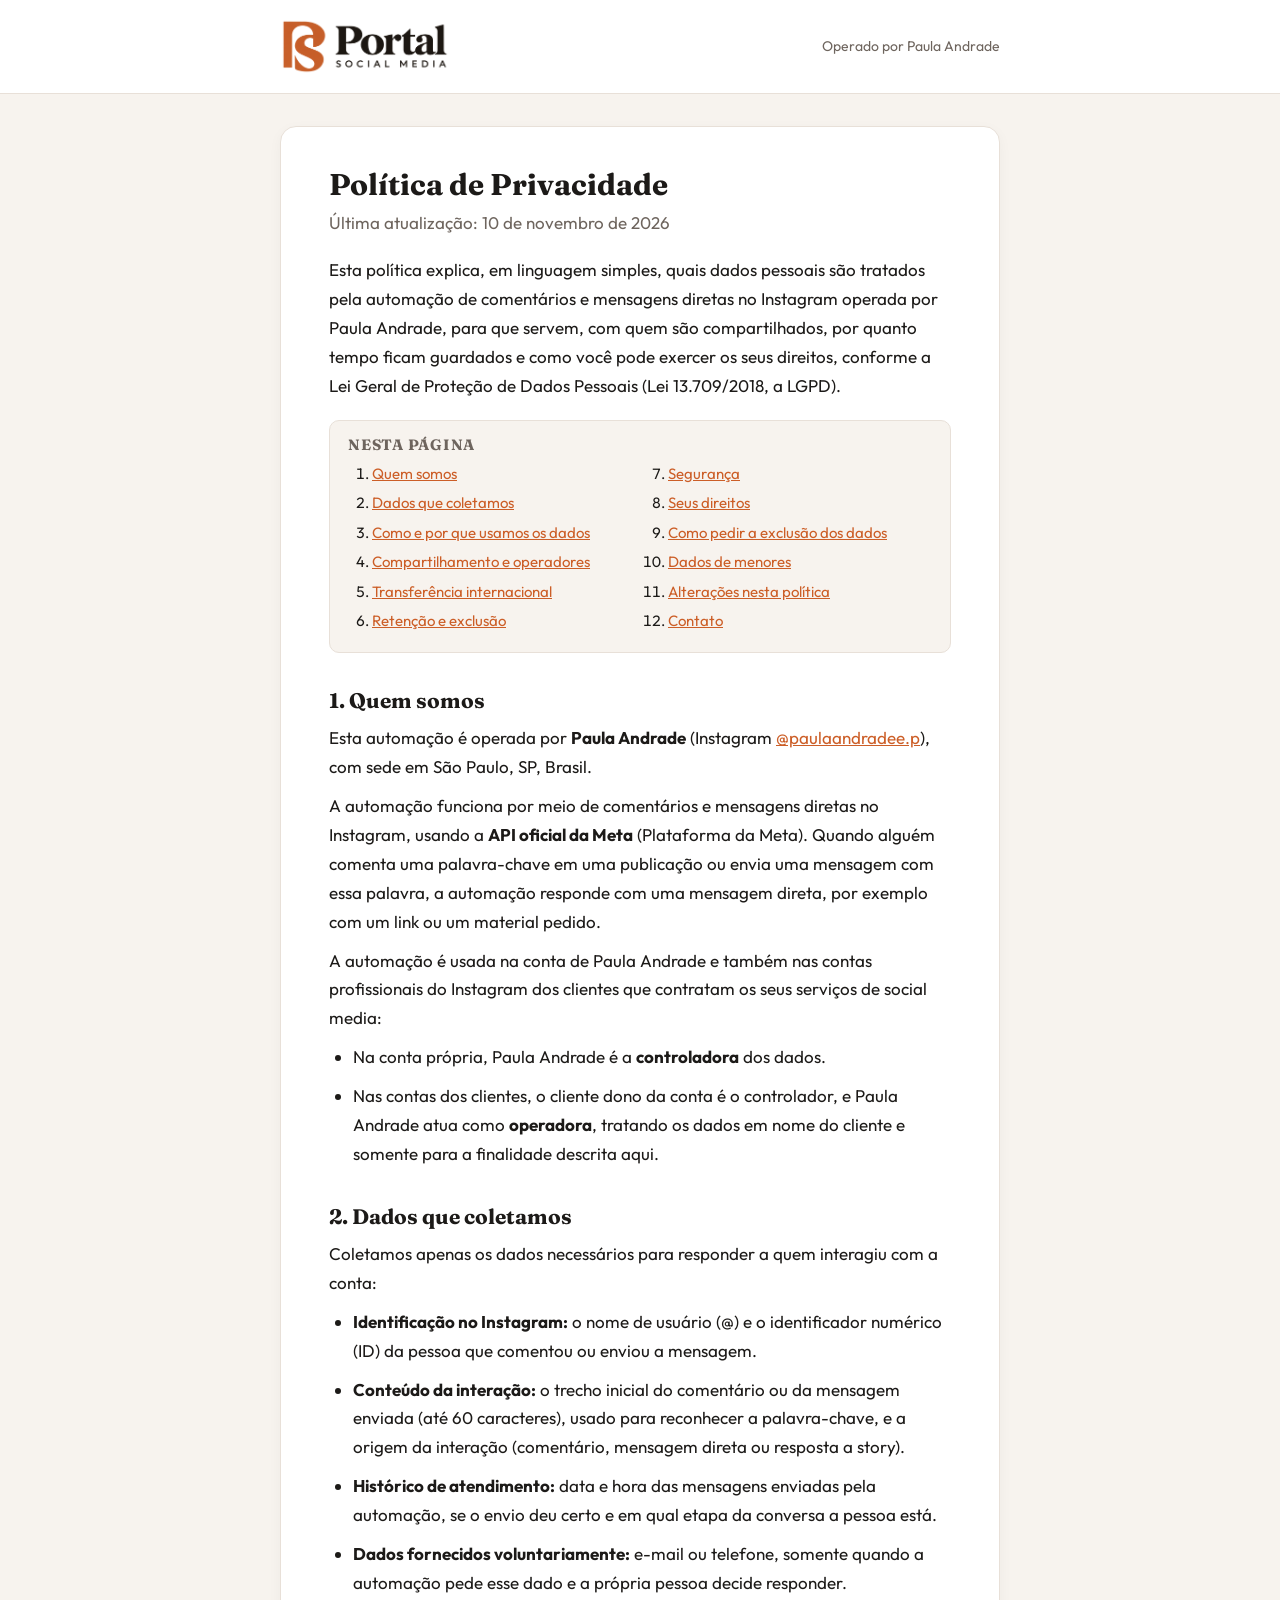
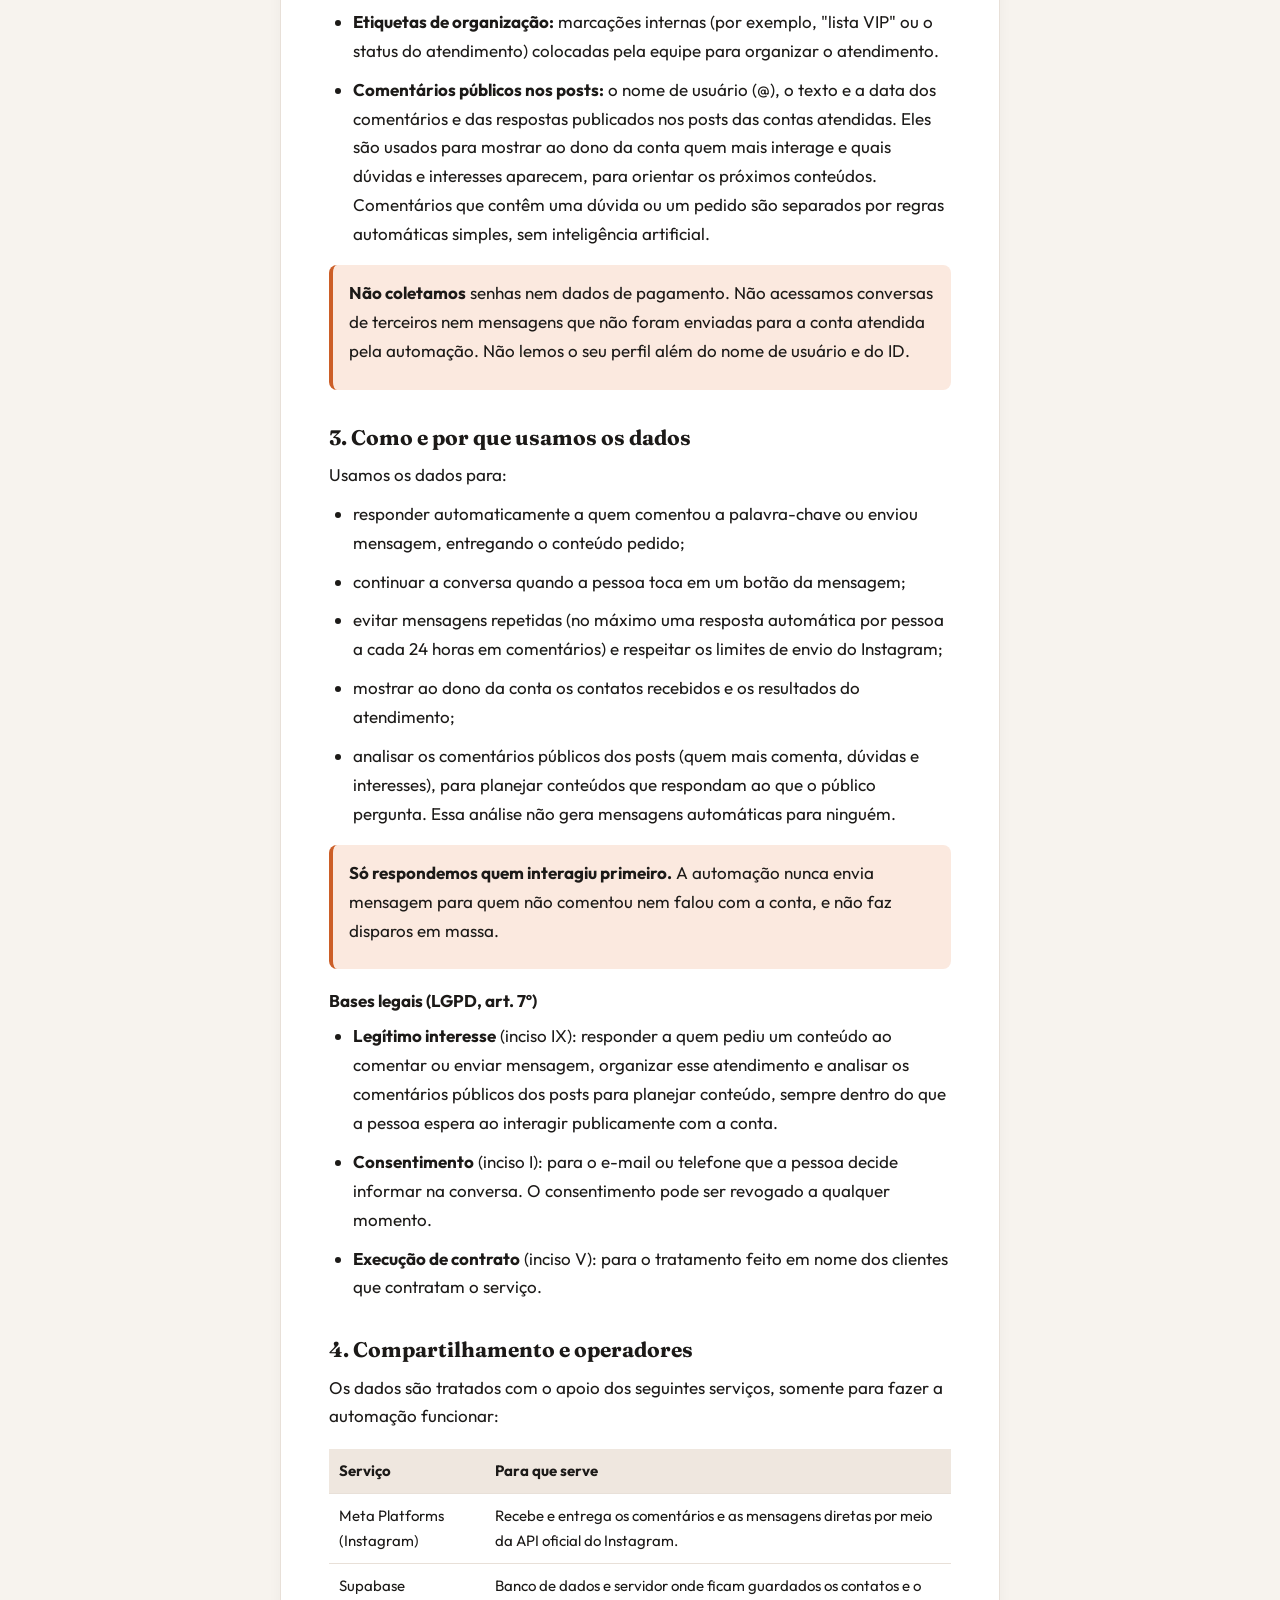
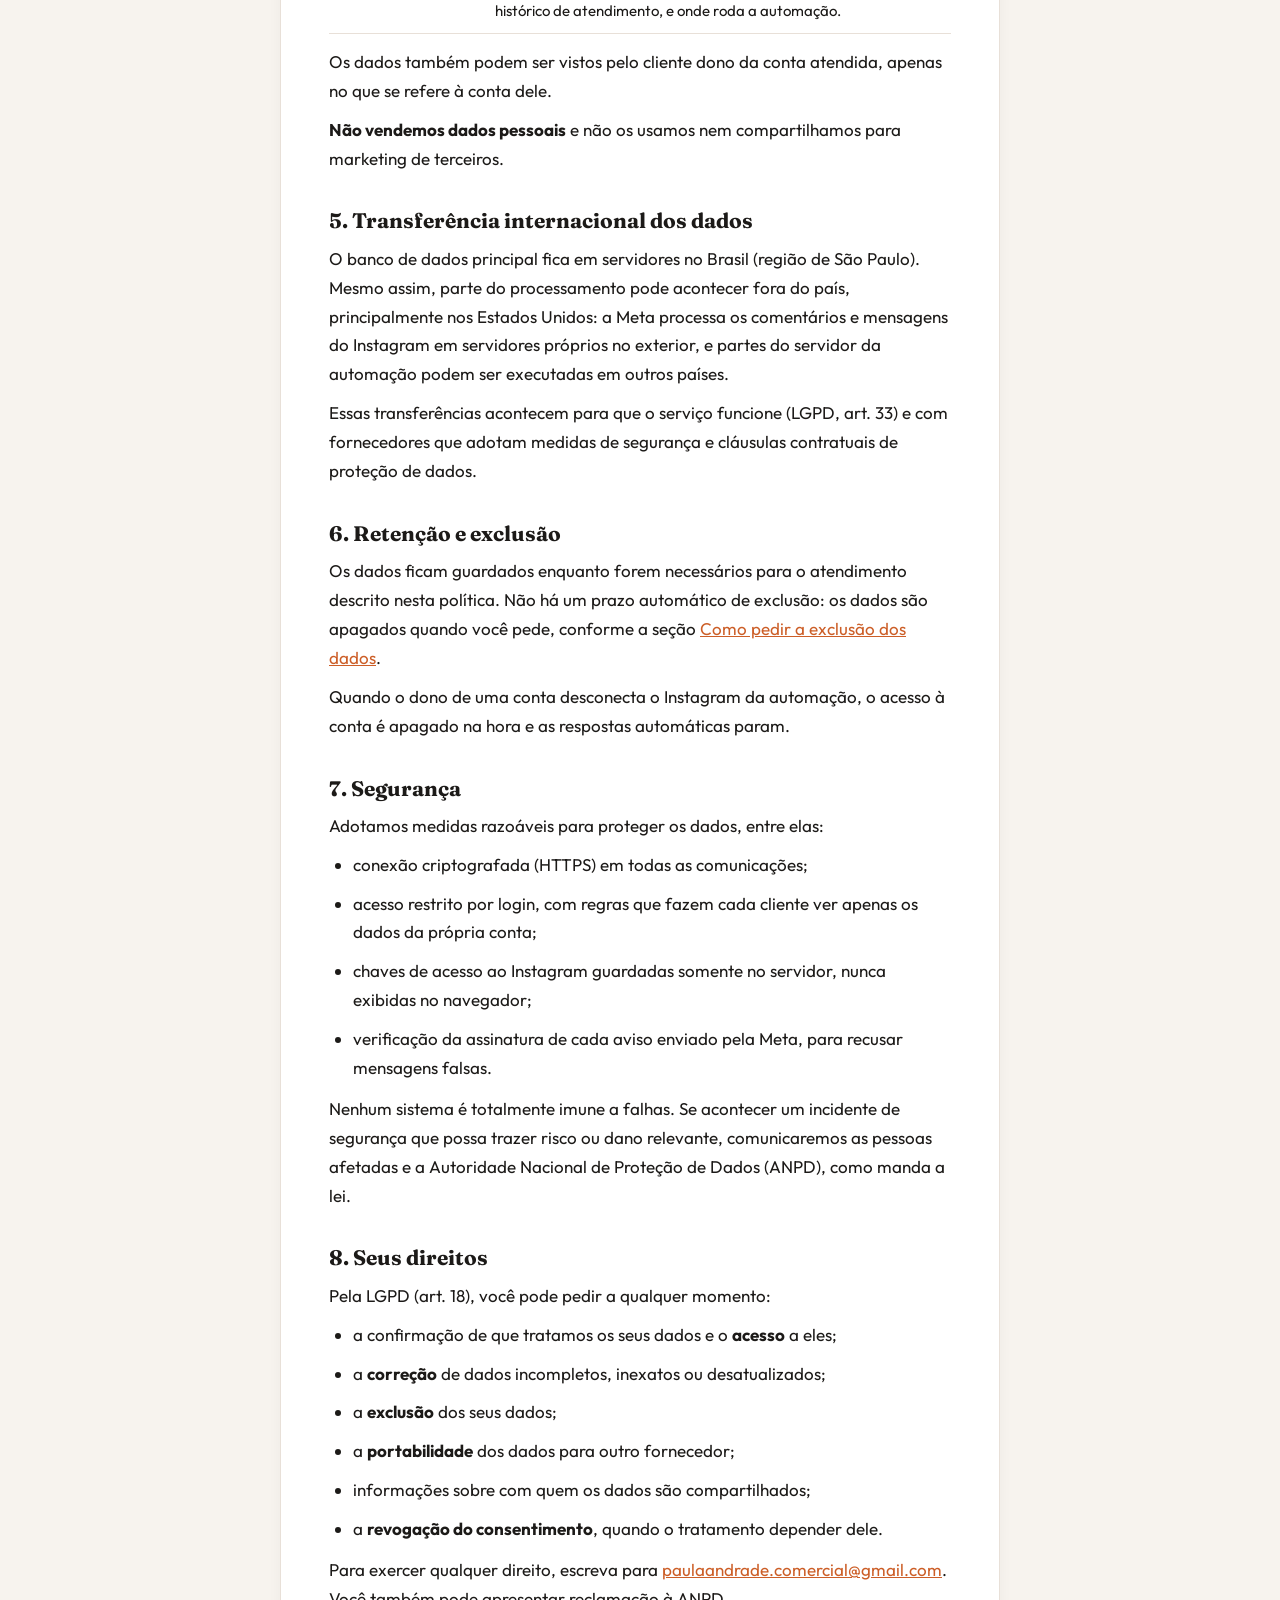
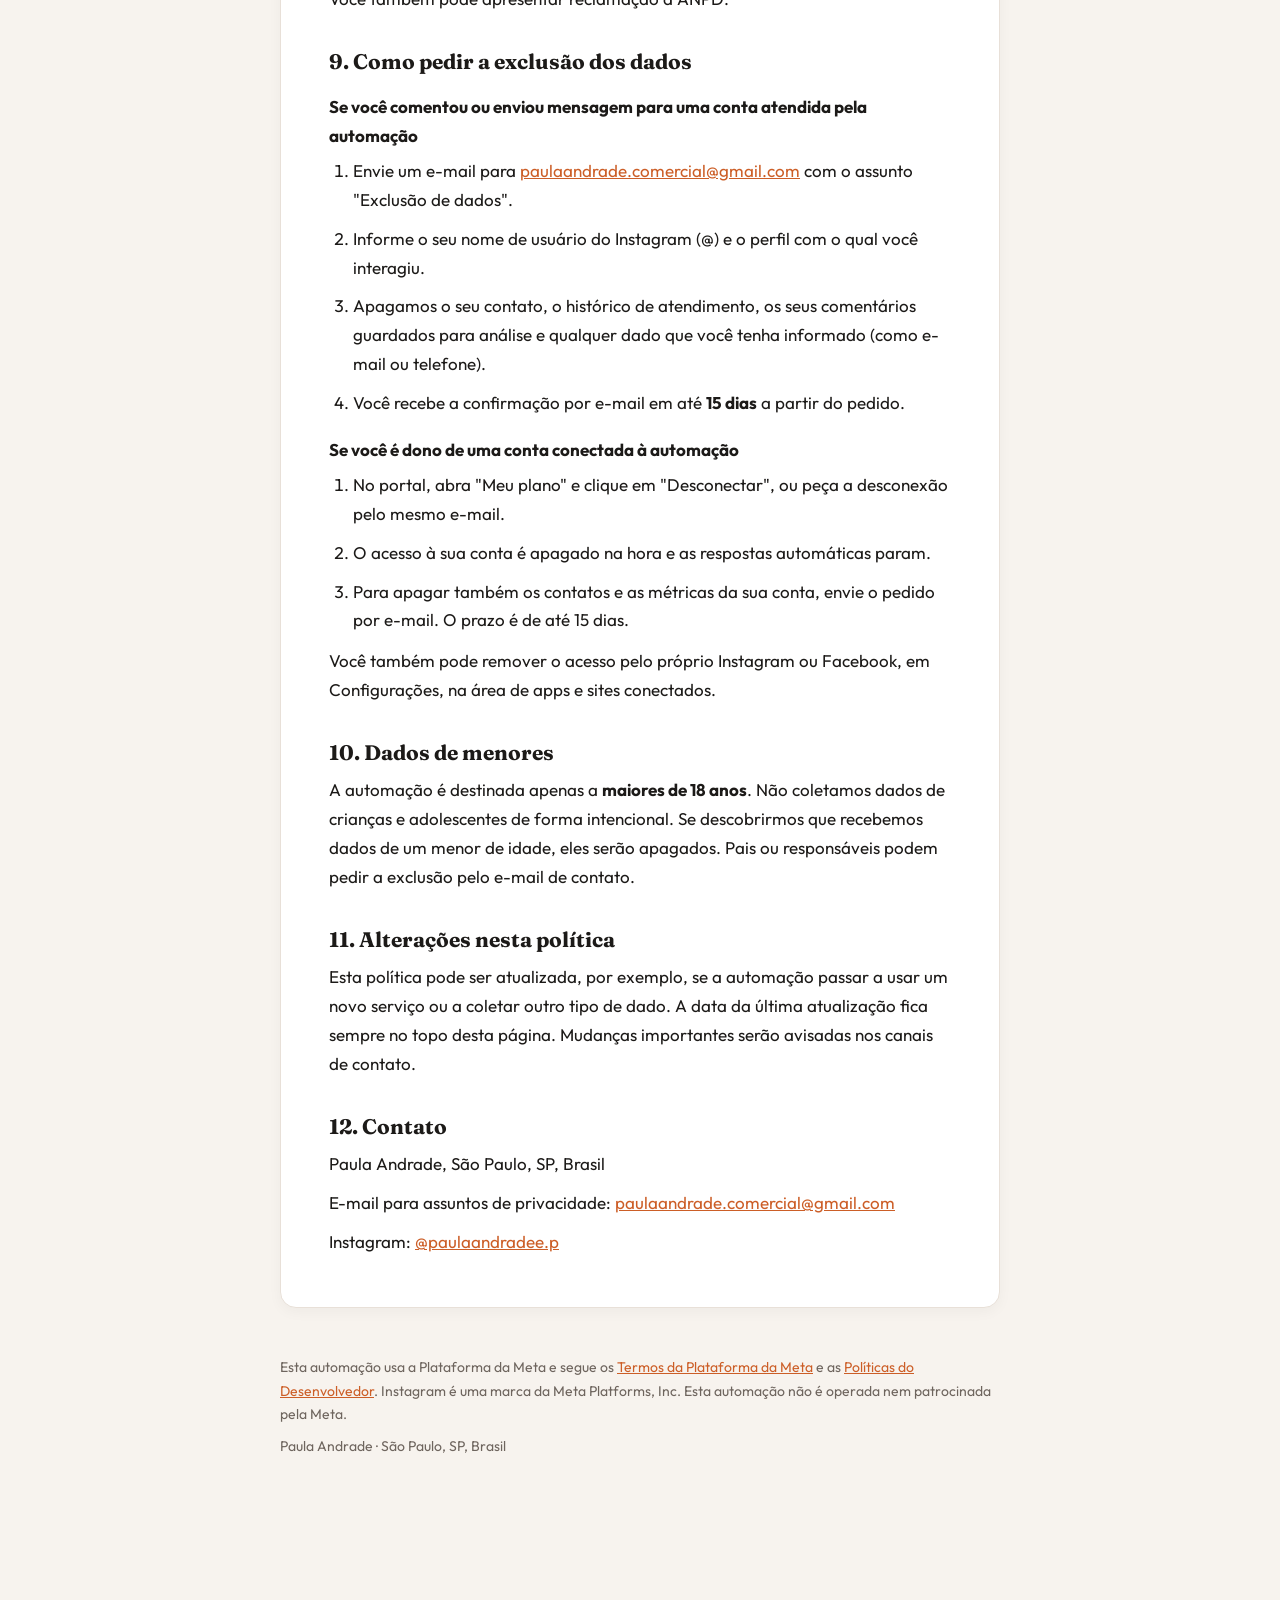
<file: exclusao-de-dados.html>
<!doctype html>
<html lang="pt-BR">
<head>
<meta charset="utf-8">
<meta name="viewport" content="width=device-width, initial-scale=1">
<title>Exclusão de dados | Paula Andrade</title>
<meta name="description" content="Como pedir a exclusão dos seus dados da automação de Instagram operada por Paula Andrade.">
<!-- As instruções ficam na política de privacidade, na seção #exclusao-de-dados -->
<meta http-equiv="refresh" content="0; url=./privacidade.html#exclusao-de-dados">
<link rel="canonical" href="https://portalsm.github.io/social-media/privacidade.html#exclusao-de-dados">
<link rel="icon" href="./img/icone-32.png" type="image/png">
<link rel="preconnect" href="https://fonts.googleapis.com">
<link rel="preconnect" href="https://fonts.gstatic.com" crossorigin>
<link rel="stylesheet" href="https://fonts.googleapis.com/css2?family=Fraunces:opsz,wght@9..144,600;9..144,700&family=Outfit:wght@400;500;600;700&display=swap">
<style> body { font: 17px/1.6 "Outfit", system-ui, -apple-system, "Segoe UI", Roboto, Arial, sans-serif; color: #1C1A18; background: #F7F3EE; max-width: 640px; margin: 0 auto; padding: 40px 20px; } a { color: #CC5E27; } h1 { font-family: "Fraunces", Georgia, serif; } img { width: 170px; height: auto; display: block; margin-bottom: 24px; } </style>
</head>
<body>
<img src="./img/logo-portal.png" alt="Portal Social Media">
<h1>Exclusão de dados</h1>
<p>As instruções para pedir a exclusão dos seus dados estão na
<a href="./privacidade.html#exclusao-de-dados">Política de Privacidade, seção "Como pedir a exclusão dos dados"</a>.</p>
<p>Resumo: envie um e-mail para <a href="mailto:paulaandrade.comercial@gmail.com?subject=Exclus%C3%A3o%20de%20dados">paulaandrade.comercial@gmail.com</a>
com o assunto "Exclusão de dados" e o seu @ do Instagram. O pedido é atendido em até 15 dias.</p>
</body>
</html>
</file>
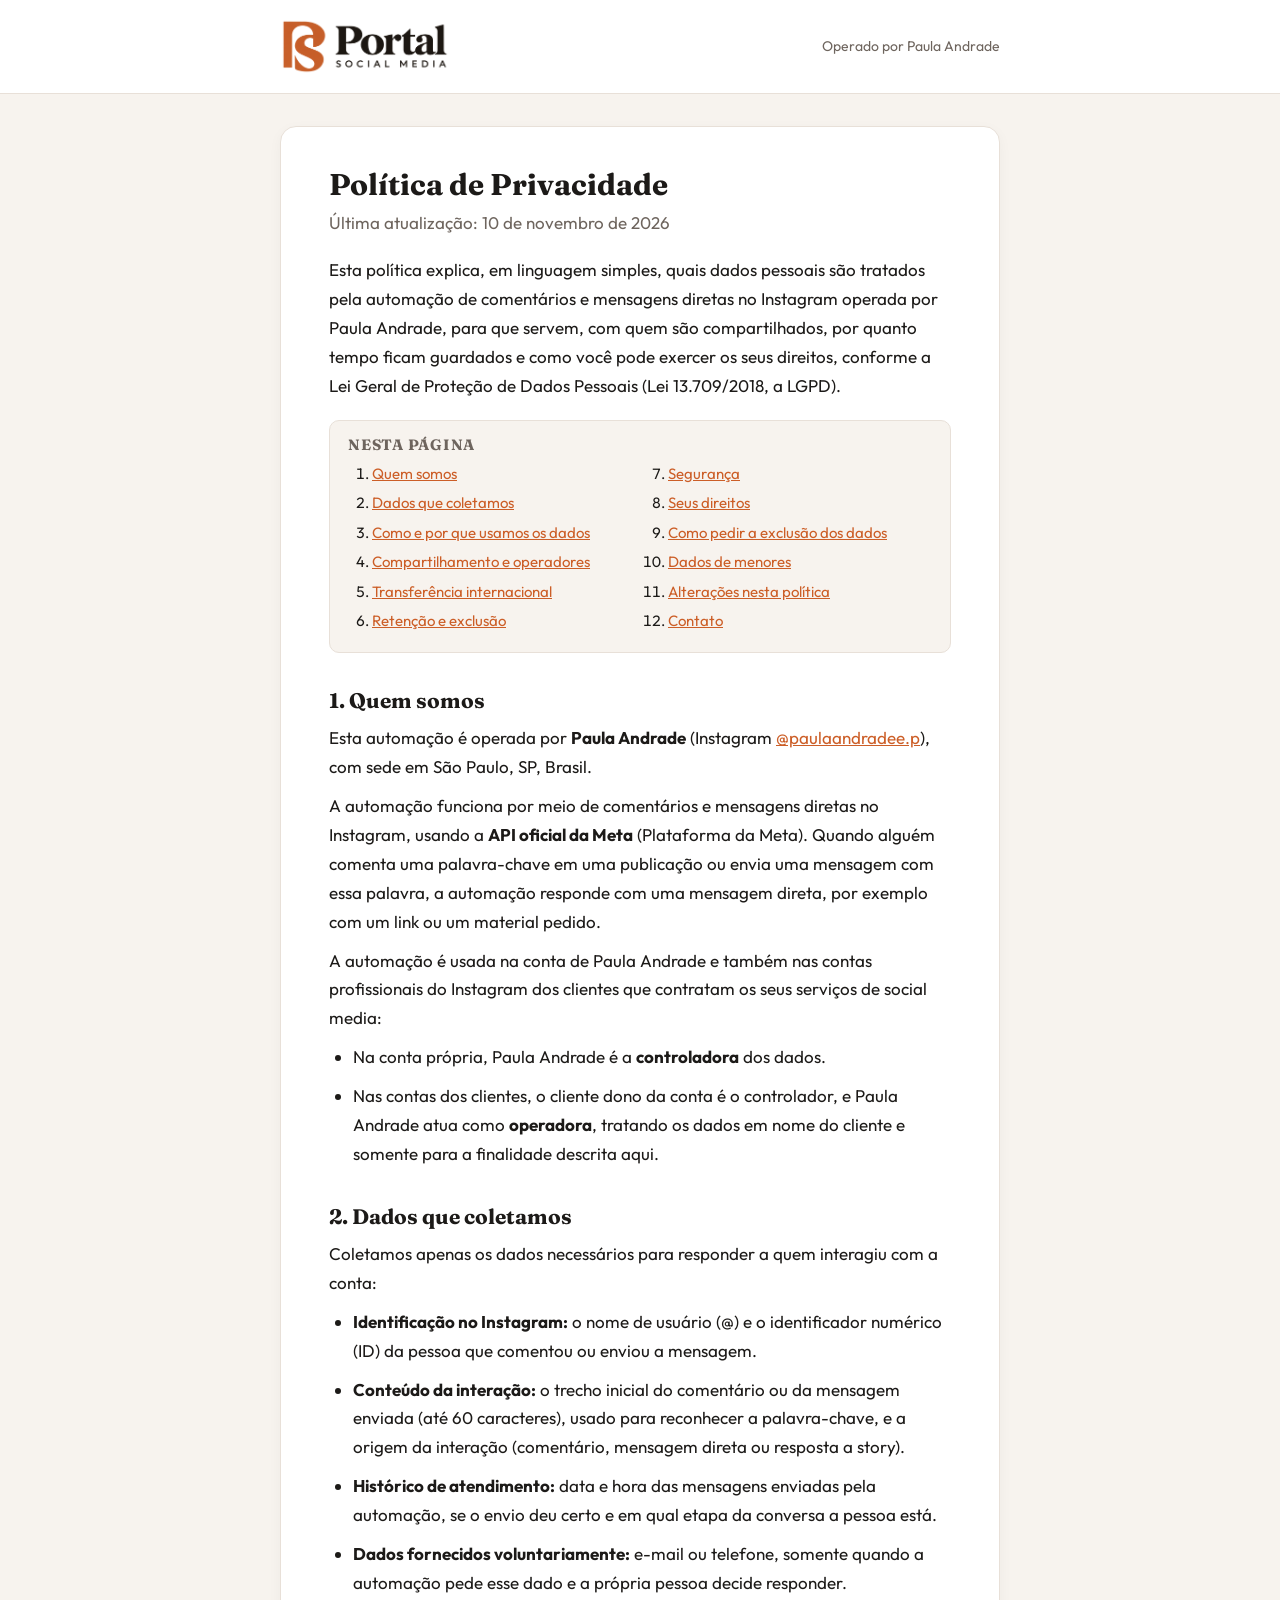
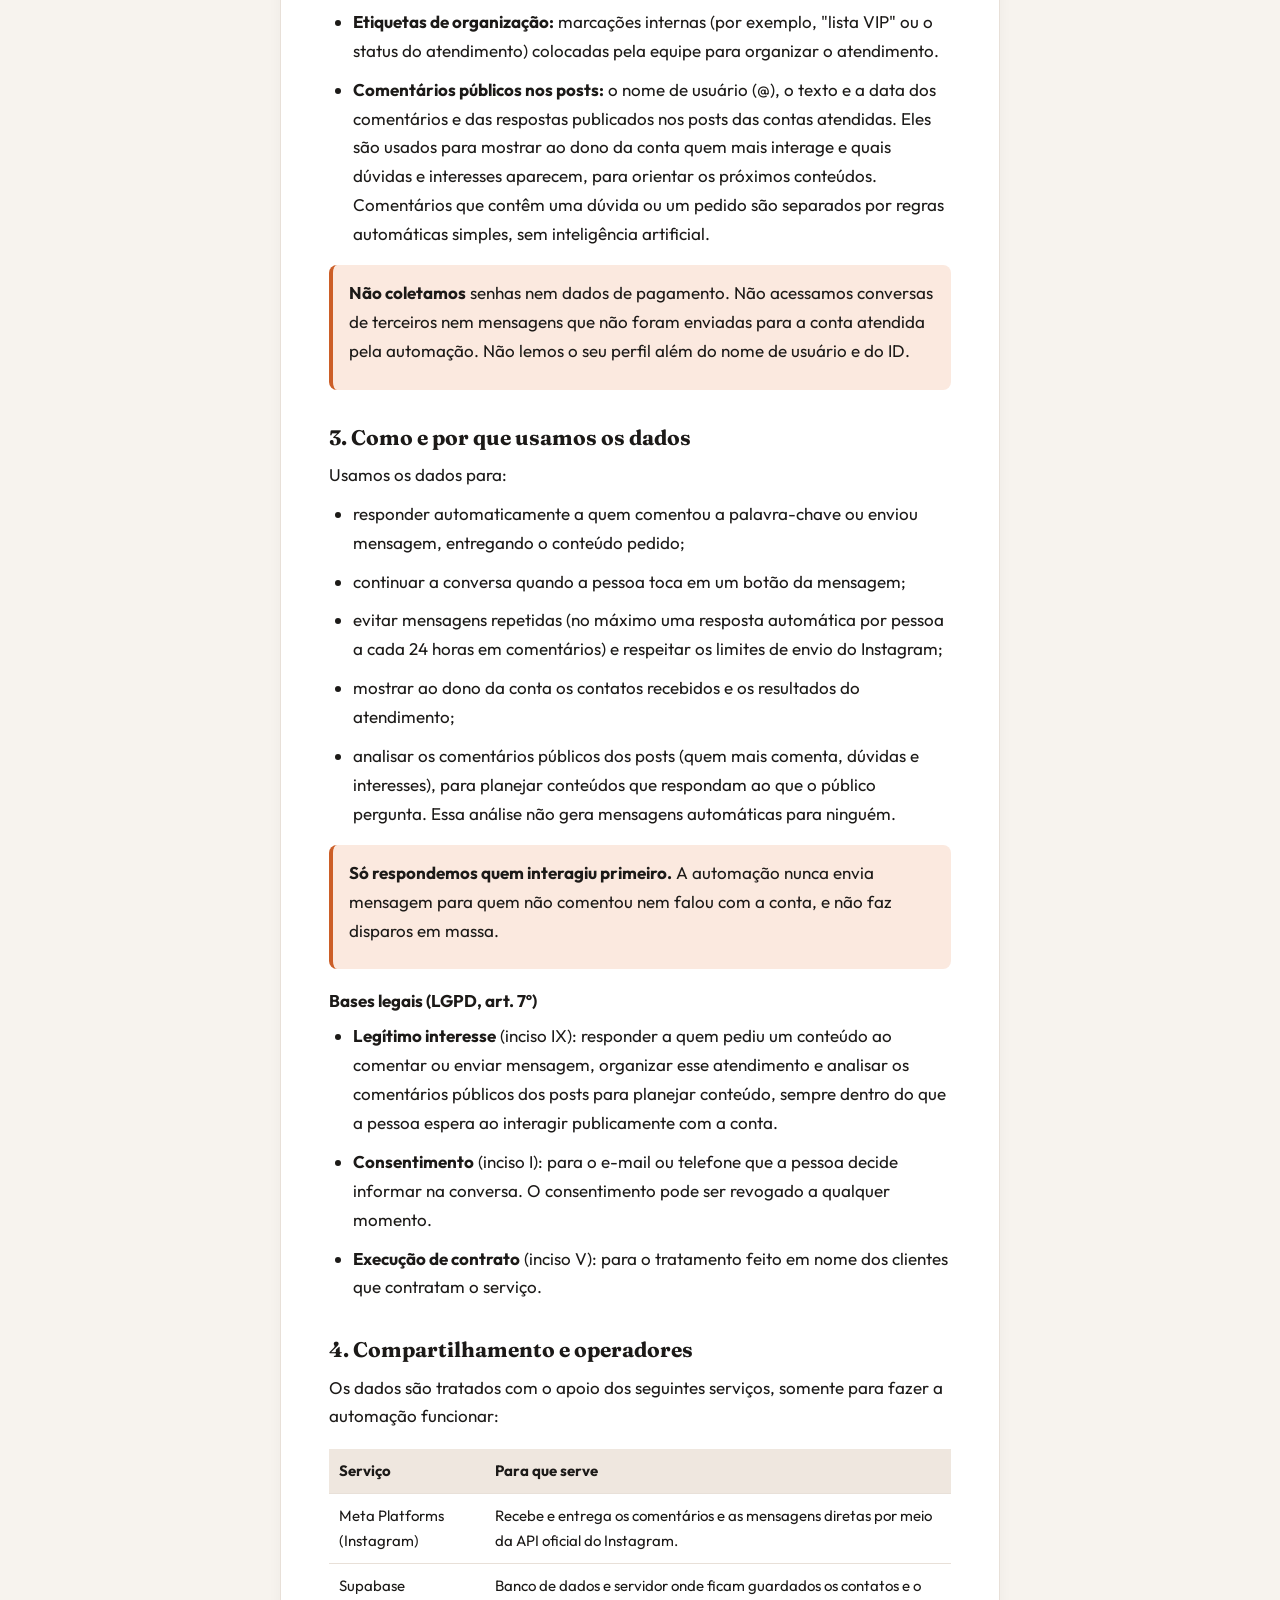
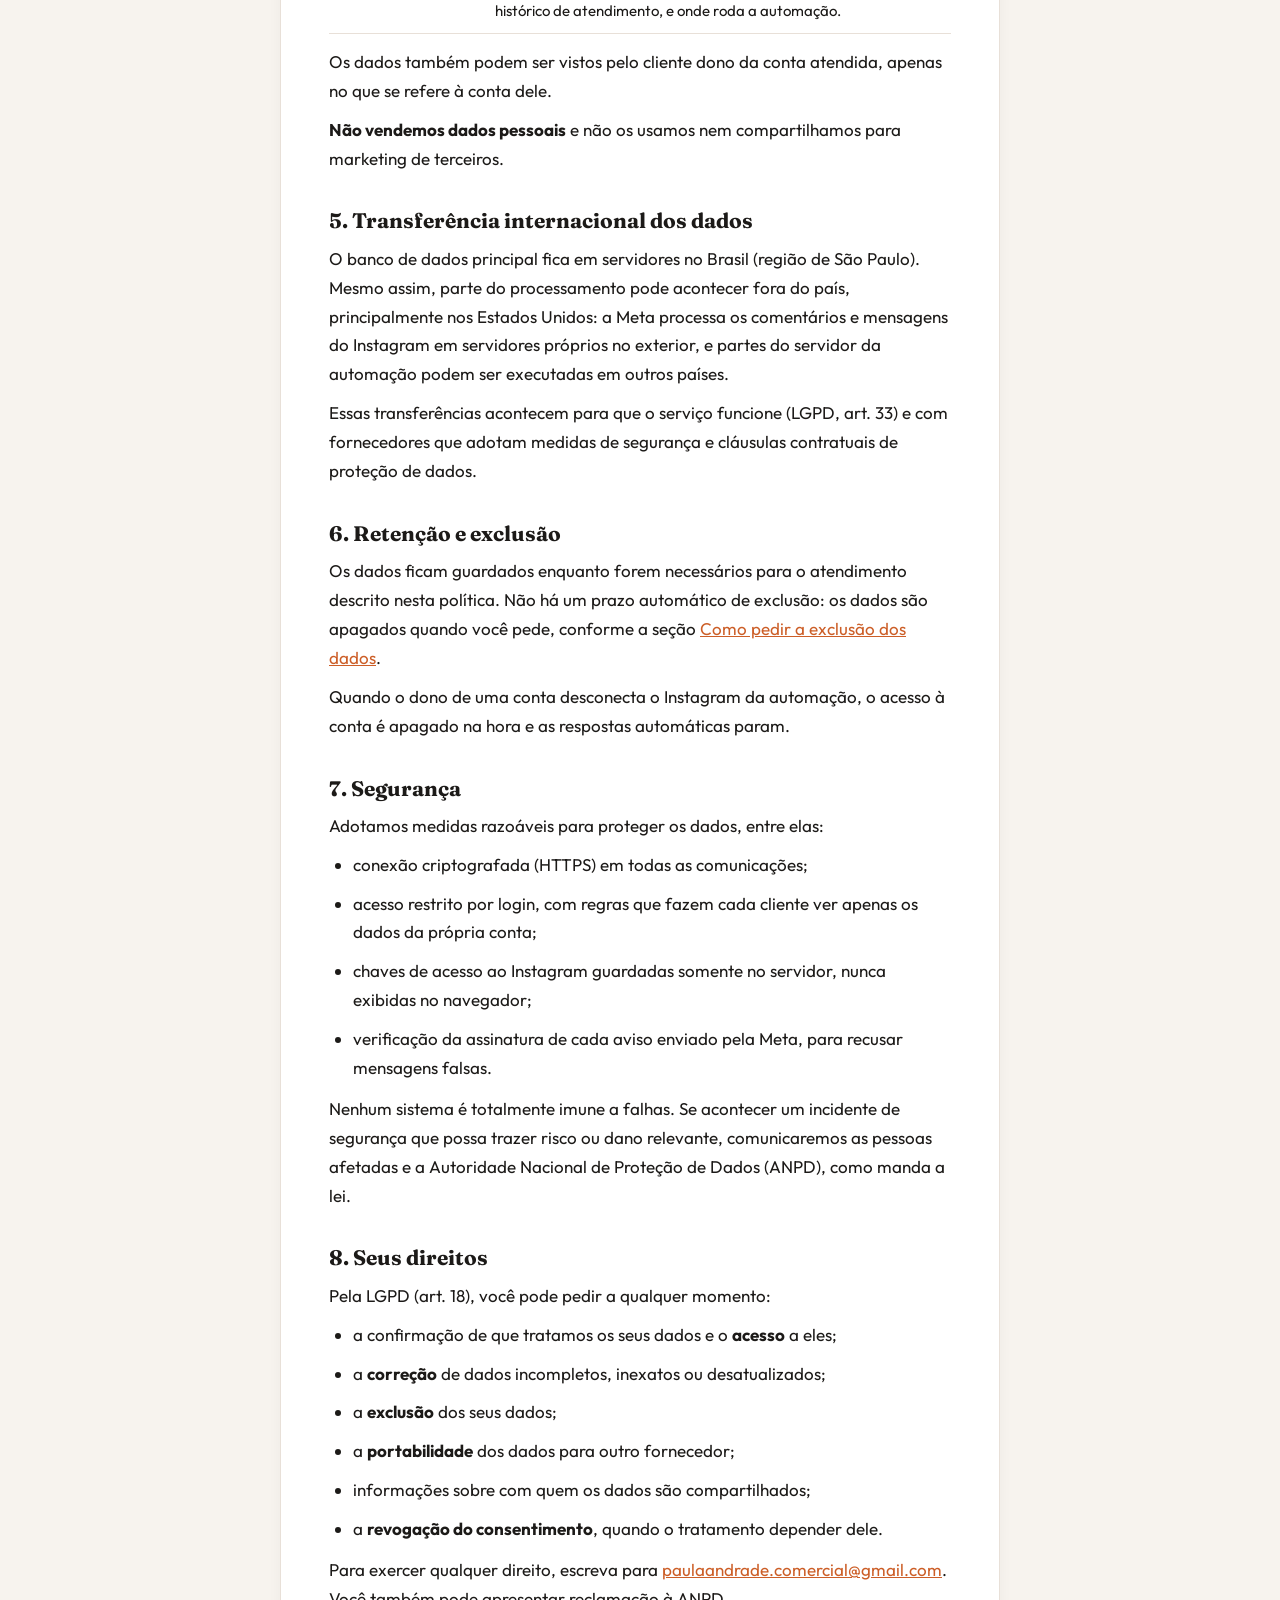
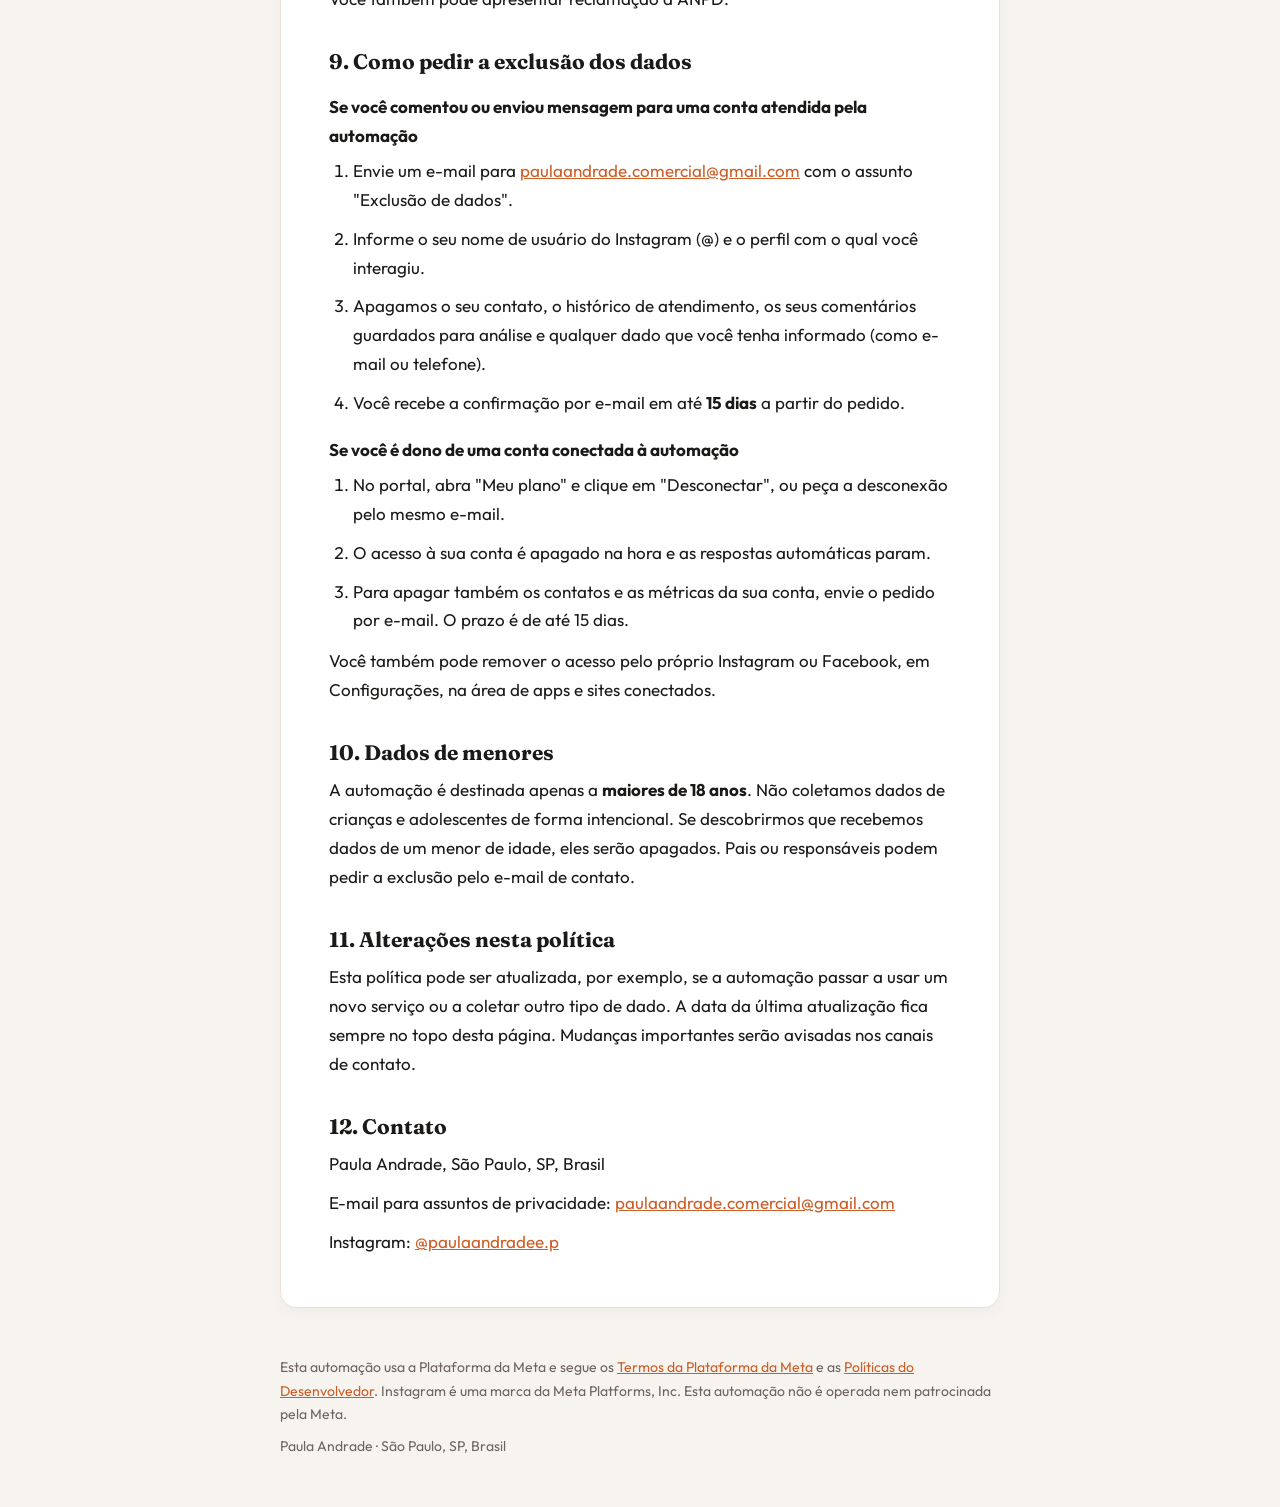
<file: privacidade.html>
<!doctype html>
<html lang="pt-BR">
<head>
<meta charset="utf-8">
<meta name="viewport" content="width=device-width, initial-scale=1">
<title>Política de Privacidade | Paula Andrade</title>
<meta name="description" content="Política de privacidade da automação de comentários e mensagens diretas no Instagram operada por Paula Andrade (@paulaandradee.p), conforme a LGPD.">
<meta name="robots" content="index, follow">
<link rel="icon" href="./img/icone-32.png" type="image/png">
<link rel="preconnect" href="https://fonts.googleapis.com">
<link rel="preconnect" href="https://fonts.gstatic.com" crossorigin>
<link rel="stylesheet" href="https://fonts.googleapis.com/css2?family=Fraunces:opsz,wght@9..144,600;9..144,700&family=Outfit:wght@400;500;600;700&display=swap">

<style>
  /* Mesmas cores e fonte do portal */
  :root { --fundo: #FFFFFF; --fundo2: #F7F3EE; --superficie: #EFE7DF; --texto: #1C1A18; --suave: #6E655E; --borda: #E8E0D8; --destaque: #CC5E27; --destaque-suave: #FBE9DF; }
  * { box-sizing: border-box; }
  html { scroll-behavior: smooth; }
  body { margin: 0; background: var(--fundo2); color: var(--texto); font: 17px/1.7 "Outfit", "DM Sans", system-ui, -apple-system, "Segoe UI", Roboto, Arial, sans-serif; }
  a { color: var(--destaque); }
  a:focus-visible { outline: 3px solid var(--destaque); outline-offset: 2px; border-radius: 3px; }
  .pular { position: absolute; left: -9999px; }
  .pular:focus { left: 16px; top: 16px; background: #fff; padding: 8px 12px; z-index: 10; }
  header.topo { background: var(--fundo); border-bottom: 1px solid var(--borda); }
  header.topo .caixa { display: flex; align-items: center; gap: 12px; padding-top: 18px; padding-bottom: 18px; }
  .logo-topo { width: 170px; height: auto; display: block; }
  .operado { margin-left: auto; color: var(--suave); font-size: 14px; }
  h1, h2 { font-family: "Fraunces", Georgia, serif; font-weight: 700; }
  .caixa { max-width: 760px; margin: 0 auto; padding-left: 20px; padding-right: 20px; }
  main { padding-top: 32px; padding-bottom: 48px; }
  article { background: var(--fundo); border: 1px solid var(--borda); border-radius: 16px; padding: 28px 22px; box-shadow: 0 4px 14px rgba(28, 26, 24, .04); }
  @media (min-width: 720px) { article { padding: 40px 48px; } }
  h1 { font-size: 30px; line-height: 1.2; margin: 0 0 6px; }
  h2 { font-size: 21px; line-height: 1.3; margin: 34px 0 10px; scroll-margin-top: 16px; }
  h3 { font-size: 17px; margin: 18px 0 6px; }
  p, li { margin: 0 0 10px; }
  ul, ol { padding-left: 24px; margin: 0 0 12px; }
  .data { color: var(--suave); margin-bottom: 18px; }
  .destaque-caixa { background: var(--destaque-suave); border-left: 4px solid var(--destaque); border-radius: 8px; padding: 14px 16px; margin: 16px 0; }
  nav.indice { background: var(--fundo2); border: 1px solid var(--borda); border-radius: 10px; padding: 14px 18px; margin: 20px 0 8px; }
  nav.indice h2 { font-size: 15px; margin: 0 0 6px; text-transform: uppercase; letter-spacing: .05em; color: var(--suave); }
  nav.indice ol { margin: 0; columns: 1; }
  @media (min-width: 640px) { nav.indice ol { columns: 2; column-gap: 32px; } }
  nav.indice li { margin: 0 0 4px; break-inside: avoid; font-size: 15px; }
  table { width: 100%; border-collapse: collapse; margin: 8px 0 14px; font-size: 15px; }
  th, td { text-align: left; vertical-align: top; padding: 9px 10px; border-bottom: 1px solid var(--borda); }
  th { background: var(--superficie); }
  .tabela { overflow-x: auto; }
  footer { color: var(--suave); font-size: 14px; padding-bottom: 40px; }
  footer p { margin: 0 0 8px; }
</style>
</head>
<body>
<a class="pular" href="#conteudo">Pular para o conteúdo</a>
<header class="topo"><div class="caixa"><img class="logo-topo" src="./img/logo-portal.png" alt="Portal Social Media"><span class="operado">Operado por Paula Andrade</span></div></header>

<main id="conteudo" class="caixa">
<article>
  <h1>Política de Privacidade</h1>
  <p class="data">Última atualização: <time datetime="2026-11-10">10 de novembro de 2026</time></p>

  <p>Esta política explica, em linguagem simples, quais dados pessoais são tratados pela automação de comentários e
  mensagens diretas no Instagram operada por Paula Andrade, para que servem, com quem são compartilhados, por quanto
  tempo ficam guardados e como você pode exercer os seus direitos, conforme a Lei Geral de Proteção de Dados Pessoais
  (Lei 13.709/2018, a LGPD).</p>

  <nav class="indice" aria-labelledby="titulo-indice">
    <h2 id="titulo-indice">Nesta página</h2>
    <ol>
      <li><a href="#quem-somos">Quem somos</a></li>
      <li><a href="#dados-coletados">Dados que coletamos</a></li>
      <li><a href="#uso-dos-dados">Como e por que usamos os dados</a></li>
      <li><a href="#compartilhamento">Compartilhamento e operadores</a></li>
      <li><a href="#transferencia-internacional">Transferência internacional</a></li>
      <li><a href="#retencao">Retenção e exclusão</a></li>
      <li><a href="#seguranca">Segurança</a></li>
      <li><a href="#direitos">Seus direitos</a></li>
      <li><a href="#exclusao-de-dados">Como pedir a exclusão dos dados</a></li>
      <li><a href="#menores">Dados de menores</a></li>
      <li><a href="#alteracoes">Alterações nesta política</a></li>
      <li><a href="#contato">Contato</a></li>
    </ol>
  </nav>

  <section aria-labelledby="quem-somos">
    <h2 id="quem-somos">1. Quem somos</h2>
    <p>Esta automação é operada por <strong>Paula Andrade</strong> (Instagram
    <a href="https://www.instagram.com/paulaandradee.p/" rel="noopener">@paulaandradee.p</a>), com sede em São Paulo, SP, Brasil.</p>
    <p>A automação funciona por meio de comentários e mensagens diretas no Instagram, usando a
    <strong>API oficial da Meta</strong> (Plataforma da Meta). Quando alguém comenta uma palavra-chave em uma publicação ou
    envia uma mensagem com essa palavra, a automação responde com uma mensagem direta, por exemplo com um link ou um material
    pedido.</p>
    <p>A automação é usada na conta de Paula Andrade e também nas contas profissionais do Instagram dos clientes que contratam
    os seus serviços de social media:</p>
    <ul>
      <li>Na conta própria, Paula Andrade é a <strong>controladora</strong> dos dados.</li>
      <li>Nas contas dos clientes, o cliente dono da conta é o controlador, e Paula Andrade atua como <strong>operadora</strong>,
      tratando os dados em nome do cliente e somente para a finalidade descrita aqui.</li>
    </ul>
  </section>

  <section aria-labelledby="dados-coletados">
    <h2 id="dados-coletados">2. Dados que coletamos</h2>
    <p>Coletamos apenas os dados necessários para responder a quem interagiu com a conta:</p>
    <ul>
      <li><strong>Identificação no Instagram:</strong> o nome de usuário (@) e o identificador numérico (ID) da pessoa que
      comentou ou enviou a mensagem.</li>
      <li><strong>Conteúdo da interação:</strong> o trecho inicial do comentário ou da mensagem enviada (até 60 caracteres), usado
      para reconhecer a palavra-chave, e a origem da interação (comentário, mensagem direta ou resposta a story).</li>
      <li><strong>Histórico de atendimento:</strong> data e hora das mensagens enviadas pela automação, se o envio deu certo e em
      qual etapa da conversa a pessoa está.</li>
      <li><strong>Dados fornecidos voluntariamente:</strong> e-mail ou telefone, somente quando a automação pede esse dado e a
      própria pessoa decide responder.</li>
      <li><strong>Etiquetas de organização:</strong> marcações internas (por exemplo, "lista VIP" ou o status do atendimento)
      colocadas pela equipe para organizar o atendimento.</li>
      <li><strong>Comentários públicos nos posts:</strong> o nome de usuário (@), o texto e a data dos comentários e das respostas
      publicados nos posts das contas atendidas. Eles são usados para mostrar ao dono da conta quem mais interage e quais
      dúvidas e interesses aparecem, para orientar os próximos conteúdos. Comentários que contêm uma dúvida ou um pedido são
      separados por regras automáticas simples, sem inteligência artificial.</li>
    </ul>
    <div class="destaque-caixa">
      <p><strong>Não coletamos</strong> senhas nem dados de pagamento. Não acessamos conversas de terceiros nem mensagens que
      não foram enviadas para a conta atendida pela automação. Não lemos o seu perfil além do nome de usuário e do ID.</p>
    </div>
  </section>

  <section aria-labelledby="uso-dos-dados">
    <h2 id="uso-dos-dados">3. Como e por que usamos os dados</h2>
    <p>Usamos os dados para:</p>
    <ul>
      <li>responder automaticamente a quem comentou a palavra-chave ou enviou mensagem, entregando o conteúdo pedido;</li>
      <li>continuar a conversa quando a pessoa toca em um botão da mensagem;</li>
      <li>evitar mensagens repetidas (no máximo uma resposta automática por pessoa a cada 24 horas em comentários) e respeitar os
      limites de envio do Instagram;</li>
      <li>mostrar ao dono da conta os contatos recebidos e os resultados do atendimento;</li>
      <li>analisar os comentários públicos dos posts (quem mais comenta, dúvidas e interesses), para planejar conteúdos que
      respondam ao que o público pergunta. Essa análise não gera mensagens automáticas para ninguém.</li>
    </ul>
    <div class="destaque-caixa">
      <p><strong>Só respondemos quem interagiu primeiro.</strong> A automação nunca envia mensagem para quem não comentou nem
      falou com a conta, e não faz disparos em massa.</p>
    </div>
    <h3>Bases legais (LGPD, art. 7º)</h3>
    <ul>
      <li><strong>Legítimo interesse</strong> (inciso IX): responder a quem pediu um conteúdo ao comentar ou enviar mensagem,
      organizar esse atendimento e analisar os comentários públicos dos posts para planejar conteúdo, sempre dentro do que a
      pessoa espera ao interagir publicamente com a conta.</li>
      <li><strong>Consentimento</strong> (inciso I): para o e-mail ou telefone que a pessoa decide informar na conversa. O
      consentimento pode ser revogado a qualquer momento.</li>
      <li><strong>Execução de contrato</strong> (inciso V): para o tratamento feito em nome dos clientes que contratam o serviço.</li>
    </ul>
  </section>

  <section aria-labelledby="compartilhamento">
    <h2 id="compartilhamento">4. Compartilhamento e operadores</h2>
    <p>Os dados são tratados com o apoio dos seguintes serviços, somente para fazer a automação funcionar:</p>
    <div class="tabela">
    <table>
      <caption class="pular">Serviços que tratam dados em nome da automação</caption>
      <thead><tr><th scope="col">Serviço</th><th scope="col">Para que serve</th></tr></thead>
      <tbody>
        <tr><td>Meta Platforms (Instagram)</td><td>Recebe e entrega os comentários e as mensagens diretas por meio da API oficial do Instagram.</td></tr>
        <tr><td>Supabase</td><td>Banco de dados e servidor onde ficam guardados os contatos e o histórico de atendimento, e onde roda a automação.</td></tr>
      </tbody>
    </table>
    </div>
    <p>Os dados também podem ser vistos pelo cliente dono da conta atendida, apenas no que se refere à conta dele.</p>
    <p><strong>Não vendemos dados pessoais</strong> e não os usamos nem compartilhamos para marketing de terceiros.</p>
  </section>

  <section aria-labelledby="transferencia-internacional">
    <h2 id="transferencia-internacional">5. Transferência internacional dos dados</h2>
    <p>O banco de dados principal fica em servidores no Brasil (região de São Paulo). Mesmo assim, parte do processamento pode
    acontecer fora do país, principalmente nos Estados Unidos: a Meta processa os comentários e mensagens do Instagram em
    servidores próprios no exterior, e partes do servidor da automação podem ser executadas em outros países.</p>
    <p>Essas transferências acontecem para que o serviço funcione (LGPD, art. 33) e com fornecedores que adotam medidas de
    segurança e cláusulas contratuais de proteção de dados.</p>
  </section>

  <section aria-labelledby="retencao">
    <h2 id="retencao">6. Retenção e exclusão</h2>
    <p>Os dados ficam guardados enquanto forem necessários para o atendimento descrito nesta política. Não há um prazo
    automático de exclusão: os dados são apagados quando você pede, conforme a seção
    <a href="#exclusao-de-dados">Como pedir a exclusão dos dados</a>.</p>
    <p>Quando o dono de uma conta desconecta o Instagram da automação, o acesso à conta é apagado na hora e as respostas
    automáticas param.</p>
  </section>

  <section aria-labelledby="seguranca">
    <h2 id="seguranca">7. Segurança</h2>
    <p>Adotamos medidas razoáveis para proteger os dados, entre elas:</p>
    <ul>
      <li>conexão criptografada (HTTPS) em todas as comunicações;</li>
      <li>acesso restrito por login, com regras que fazem cada cliente ver apenas os dados da própria conta;</li>
      <li>chaves de acesso ao Instagram guardadas somente no servidor, nunca exibidas no navegador;</li>
      <li>verificação da assinatura de cada aviso enviado pela Meta, para recusar mensagens falsas.</li>
    </ul>
    <p>Nenhum sistema é totalmente imune a falhas. Se acontecer um incidente de segurança que possa trazer risco ou dano
    relevante, comunicaremos as pessoas afetadas e a Autoridade Nacional de Proteção de Dados (ANPD), como manda a lei.</p>
  </section>

  <section aria-labelledby="direitos">
    <h2 id="direitos">8. Seus direitos</h2>
    <p>Pela LGPD (art. 18), você pode pedir a qualquer momento:</p>
    <ul>
      <li>a confirmação de que tratamos os seus dados e o <strong>acesso</strong> a eles;</li>
      <li>a <strong>correção</strong> de dados incompletos, inexatos ou desatualizados;</li>
      <li>a <strong>exclusão</strong> dos seus dados;</li>
      <li>a <strong>portabilidade</strong> dos dados para outro fornecedor;</li>
      <li>informações sobre com quem os dados são compartilhados;</li>
      <li>a <strong>revogação do consentimento</strong>, quando o tratamento depender dele.</li>
    </ul>
    <p>Para exercer qualquer direito, escreva para
    <a href="mailto:paulaandrade.comercial@gmail.com">paulaandrade.comercial@gmail.com</a>. Você também pode apresentar
    reclamação à ANPD.</p>
  </section>

  <section aria-labelledby="exclusao-de-dados">
    <h2 id="exclusao-de-dados">9. Como pedir a exclusão dos dados</h2>
    <h3>Se você comentou ou enviou mensagem para uma conta atendida pela automação</h3>
    <ol>
      <li>Envie um e-mail para <a href="mailto:paulaandrade.comercial@gmail.com?subject=Exclus%C3%A3o%20de%20dados">paulaandrade.comercial@gmail.com</a>
      com o assunto "Exclusão de dados".</li>
      <li>Informe o seu nome de usuário do Instagram (@) e o perfil com o qual você interagiu.</li>
      <li>Apagamos o seu contato, o histórico de atendimento, os seus comentários guardados para análise e qualquer dado que
      você tenha informado (como e-mail ou telefone).</li>
      <li>Você recebe a confirmação por e-mail em até <strong>15 dias</strong> a partir do pedido.</li>
    </ol>
    <h3>Se você é dono de uma conta conectada à automação</h3>
    <ol>
      <li>No portal, abra "Meu plano" e clique em "Desconectar", ou peça a desconexão pelo mesmo e-mail.</li>
      <li>O acesso à sua conta é apagado na hora e as respostas automáticas param.</li>
      <li>Para apagar também os contatos e as métricas da sua conta, envie o pedido por e-mail. O prazo é de até 15 dias.</li>
    </ol>
    <p>Você também pode remover o acesso pelo próprio Instagram ou Facebook, em Configurações, na área de apps e sites conectados.</p>
  </section>

  <section aria-labelledby="menores">
    <h2 id="menores">10. Dados de menores</h2>
    <p>A automação é destinada apenas a <strong>maiores de 18 anos</strong>. Não coletamos dados de crianças e adolescentes de
    forma intencional. Se descobrirmos que recebemos dados de um menor de idade, eles serão apagados. Pais ou responsáveis
    podem pedir a exclusão pelo e-mail de contato.</p>
  </section>

  <section aria-labelledby="alteracoes">
    <h2 id="alteracoes">11. Alterações nesta política</h2>
    <p>Esta política pode ser atualizada, por exemplo, se a automação passar a usar um novo serviço ou a coletar outro tipo de
    dado. A data da última atualização fica sempre no topo desta página. Mudanças importantes serão avisadas nos canais de
    contato.</p>
  </section>

  <section aria-labelledby="contato">
    <h2 id="contato">12. Contato</h2>
    <p>Paula Andrade, São Paulo, SP, Brasil</p>
    <p>E-mail para assuntos de privacidade:
    <a href="mailto:paulaandrade.comercial@gmail.com">paulaandrade.comercial@gmail.com</a></p>
    <p>Instagram: <a href="https://www.instagram.com/paulaandradee.p/" rel="noopener">@paulaandradee.p</a></p>
  </section>
</article>
</main>

<footer class="caixa">
  <p>Esta automação usa a Plataforma da Meta e segue os
  <a href="https://developers.facebook.com/terms/" rel="noopener">Termos da Plataforma da Meta</a> e as
  <a href="https://developers.facebook.com/devpolicy/" rel="noopener">Políticas do Desenvolvedor</a>.
  Instagram é uma marca da Meta Platforms, Inc. Esta automação não é operada nem patrocinada pela Meta.</p>
  <p>Paula Andrade · São Paulo, SP, Brasil</p>
</footer>
</body>
</html>
</file>
